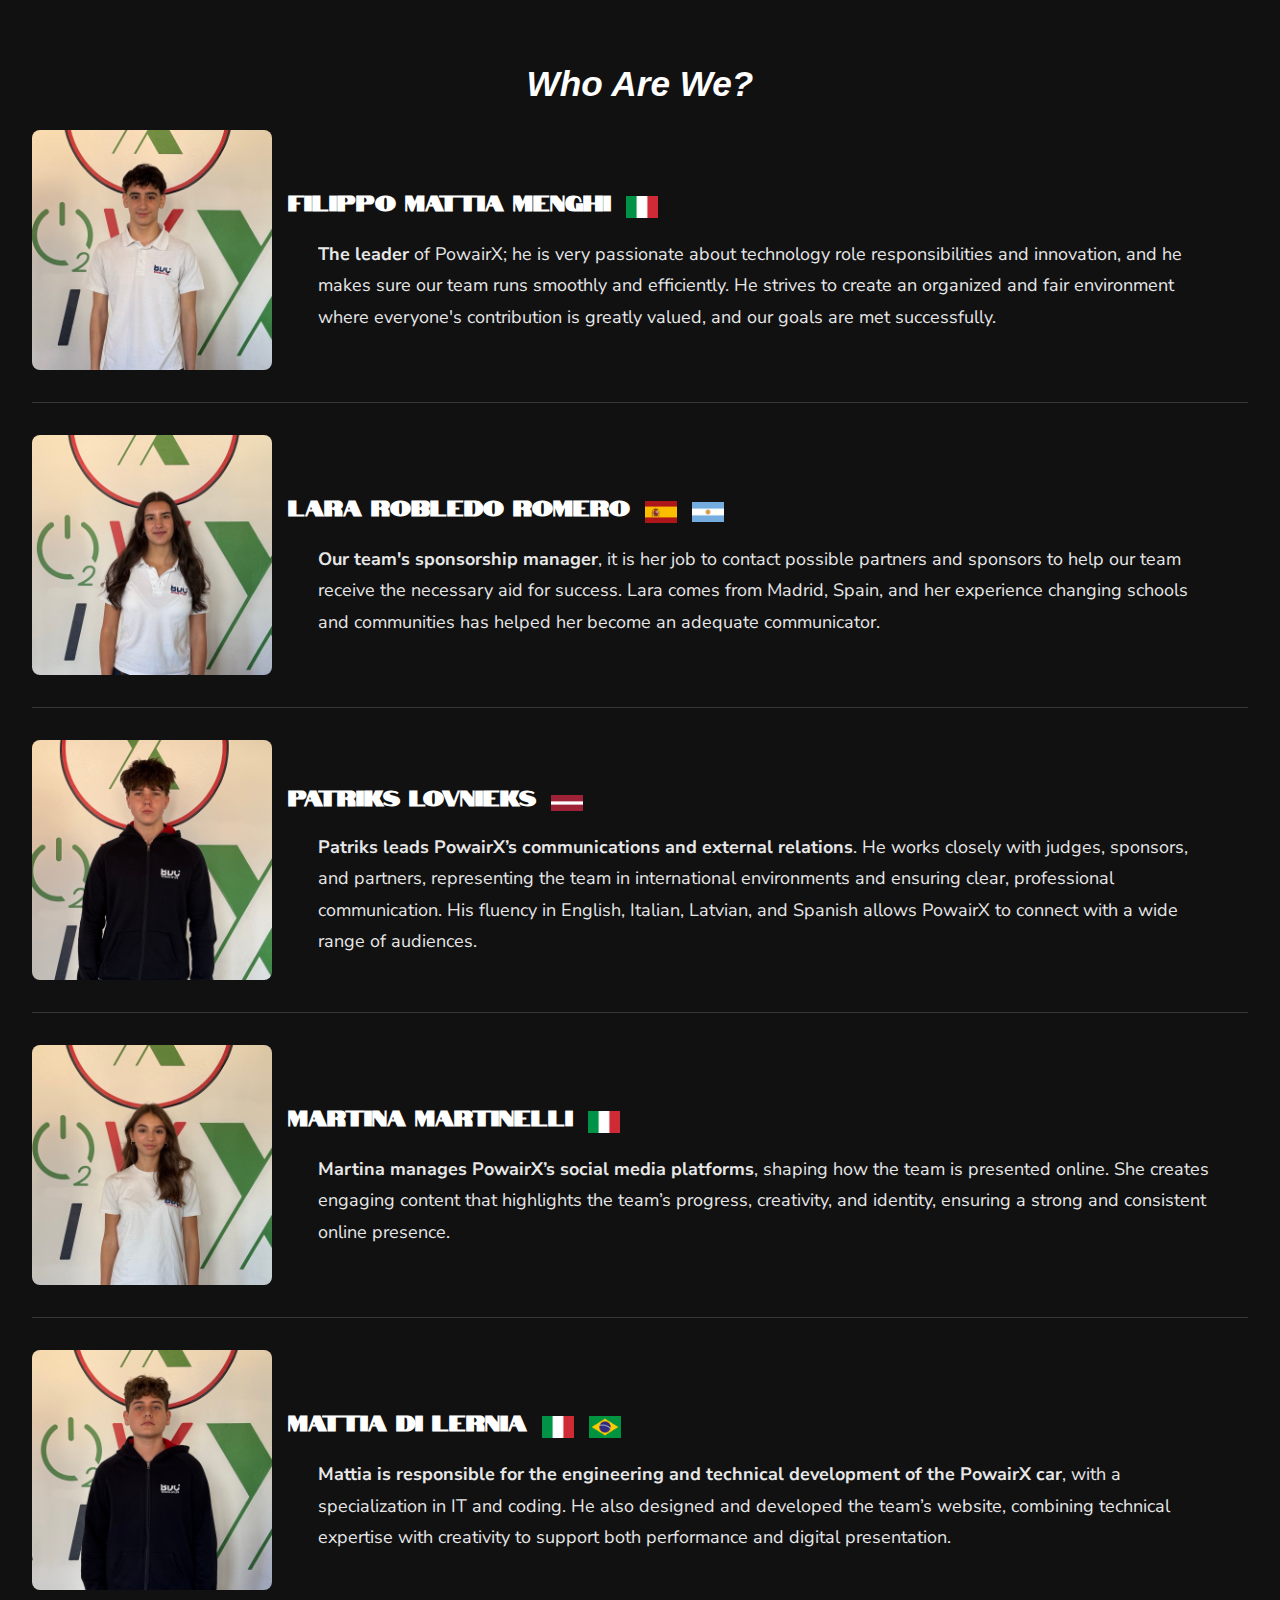
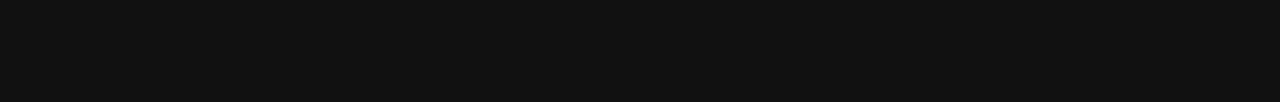
<file: aboutus.html>
<!DOCTYPE html>
<html lang="en">
<head>
    <meta charset="UTF-8"/>

    <link rel="stylesheet" href="style.css" type="text/css"/>

    <link rel="preconnect" href="https://fonts.googleapis.com">
    <link rel="preconnect" href="https://fonts.gstatic.com" crossorigin>

    <link href="https://fonts.googleapis.com/css2?family=Notable&family=Racing+Sans+One&display=swap" rel="stylesheet">
    <link href="https://fonts.googleapis.com/css2?family=Nunito+Sans:ital,opsz,wght@0,6..12,200..1000;1,6..12,200..1000&display=swap" rel="stylesheet">

    <meta name="viewport" content="width=device-width,initial-scale=1"/>
    <title>About Us – PowairX</title>
</head>

<body>

<section id="about" class="sect">
    <h2>Who Are We?</h2>

    <div class="orospu">
        <img class="photo" src="assets/menghi.jpeg">
        <div class="info">
            <h3>
                Filippo Mattia Menghi
                <img class="country-flag" src="assets/country-italy.png">
            </h3>
            <p>
                <strong>The leader</strong> of PowairX; he is very passionate about technology role
                responsibilities and innovation, and he makes sure our team runs smoothly
                and efficiently. He strives to create an organized and fair environment where
                everyone's contribution is greatly valued, and our goals are met successfully.
            </p>
        </div>
    </div>

    <div class="orospu">
        <img class="photo" src="assets/lara.jpeg">
        <div class="info">
            <h3>
                Lara Robledo Romero
                <img class="country-flag" src="assets/country-spain.png">
                <img class="country-flag" src="assets/country-argentina.png">
            </h3>
            <p>
                <b>Our team's sponsorship manager</b>, it is her job to contact possible partners
                and sponsors to help our team receive the necessary aid for success. Lara comes
                from Madrid, Spain, and her experience changing schools and communities has helped
                her become an adequate communicator.
            </p>
        </div>
    </div>

    <div class="orospu">
        <img class="photo" src="assets/patricks.jpeg">
        <div class="info">
            <h3>
                Patriks Lovnieks
                <img class="country-flag" src="assets/country-latvia.png">
            </h3>
            <p>
                <b>Patriks leads PowairX’s communications and external relations</b>. He works
                closely with judges, sponsors, and partners, representing the team in
                international environments and ensuring clear, professional communication.
                His fluency in English, Italian, Latvian, and Spanish allows PowairX to connect
                with a wide range of audiences.
            </p>
        </div>
    </div>

    <div class="orospu">
        <img class="photo" src="assets/martina.jpeg">
        <div class="info">
            <h3>
                Martina Martinelli
                <img class="country-flag" src="assets/country-italy.png">
            </h3>
            <p>
                <b>Martina manages PowairX’s social media platforms</b>, shaping how the team is
                presented online. She creates engaging content that highlights the team’s
                progress, creativity, and identity, ensuring a strong and consistent online
                presence.
            </p>
        </div>
    </div>

    <div class="orospu">
        <img class="photo" src="assets/mattia.jpeg">
        <div class="info">
            <h3>
                Mattia Di Lernia
                <img class="country-flag" src="assets/country-italy.png">
                <img class="country-flag" src="assets/country-brazil.png">
            </h3>
            <p>
                <b>Mattia is responsible for the engineering and technical development of the
                PowairX car</b>, with a specialization in IT and coding. He also designed and
                developed the team’s website, combining technical expertise with creativity
                to support both performance and digital presentation.
            </p>
        </div>
    </div>

</section>

</body>
</html>
</file>
<file: style.css>
:root{
  --bg:#111111;
  --text:#ffffff;
  --accent:#FE0000;
  --glass:rgba(17,17,17,0.25);
  --hair:rgba(255,255,255,0.12);
}

*{
  box-sizing:border-box;
  scroll-behavior:smooth;
}

*::selection{
  background-color:var(--accent);
  color:white;
}

body{
  font-family:"Nunito Sans", sans-serif;
  margin:0;
  padding:0;
  font-size:18px;
  min-height:100vh;
  background-color:var(--bg);
  color:var(--text);
}

h1{
  margin:0;
  font-family:"Lexend", sans-serif;
  font-optical-sizing:auto;
  font-weight:800;
  color:white;
}

h1 .gradient{
  color:transparent;
  background:linear-gradient(0deg, hsl(96, 100%, 78%) 0%, hsl(129, 90%, 65%) 100%);
  background-clip:text;
}

h2{
  font-family:"Lexend", sans-serif;
  font-optical-sizing:auto;
  font-weight:800;
  color:white;
  text-align:center;
  font-style:italic;
  font-size:2.2rem;
  margin:0;
}

a{
  display:inline-flex;
  position:relative;
  color:white;
  transition:all 0.1s;
  text-decoration-thickness:2px;
}

a .text{
  position:relative;
  z-index:4;
}

a .bg{
  flex-grow:1;
  position:absolute;
  background-color:var(--accent);
  width:0%;
  height:100%;
  z-index:3;
  right:0;
  transition:all 0.2s;
}

a:hover .text{
  color:white;
}

a:hover .bg{
  width:100%;
  left:0;
}

h1.logo img{
  height:4.2rem;
  width:auto;
  display:block;
  opacity:0.98;
}

section#first{
  min-height:100vh;
  display:flex;
  flex-flow:row;
  align-items:center;
  justify-content:center;
  overflow:hidden;
  position:relative;
  padding:7rem 2rem;
  color:white;
}

section#first *{
  z-index:2;
}

#bgvideo{
  position:absolute;
  height:100%;
  width:100%;
  object-fit:cover;
  z-index:1;
  pointer-events:none;
  filter:brightness(1.05) contrast(1.05) saturate(1.08);
}

section#first::before{
  content:"";
  position:absolute;
  inset:0;
  background:
    radial-gradient(900px 520px at 70% 20%, rgba(255,255,255,0.10), transparent 55%),
    radial-gradient(700px 420px at 20% 30%, rgba(254,0,0,0.22), transparent 55%),
    linear-gradient(to top, rgba(17,17,17,0.92), rgba(17,17,17,0.35), rgba(17,17,17,0.80));
  z-index:1;
  pointer-events:none;
}

section#first .right{
  max-width:860px;
  padding:1.6rem 1.6rem;
  border-radius:18px;
  border:1px solid var(--hair);
  background:var(--glass);
  backdrop-filter:blur(6px);
  box-shadow:0 18px 60px rgba(0,0,0,0.45);
  display:flex;
  flex-direction:column;
  align-items:flex-start;
}

.hero-head{
  display:flex;
  flex-direction:column;
  gap:0.4rem;
}

.hero-meta{
  font-size:0.95rem;
  letter-spacing:0.06em;
  text-transform:uppercase;
  opacity:0.95;
}

.hero-meta a{
  color:white;
  text-decoration:none;
  position:relative;
}

.hero-meta a::after{
  content:"";
  position:absolute;
  left:0;
  bottom:-3px;
  width:100%;
  height:2px;
  background:var(--accent);
  transform:scaleX(0);
  transform-origin:left;
  transition:transform 200ms ease;
}

.hero-meta a:hover::after{
  transform:scaleX(1);
}

.dot-sep{
  margin:0 0.4rem;
  opacity:0.65;
}

.hero-lead{
  margin-top:0.9rem;
  margin-bottom:1.2rem;
  max-width:48ch;
  font-size:clamp(1.05rem, 1.6vw, 1.25rem);
  line-height:1.55;
  color:rgba(255,255,255,0.92);
}

section#first .right .links{
  margin-top:12px;
  display:flex;
  align-items:center;
  gap:12px;
}

section#first .right .instagram-icon{
  width:2rem;
  fill:white;
  transition:0.2s ease-out;
}

section#first .right #instagram-colored{
  fill:url("#gradient");
  opacity:0;
  position:absolute;
}

section#first .right #instagram-anchor{
  height:2rem;
  width:2rem;
  margin-left:0.2rem;
}

section#first .right #instagram-anchor:hover #instagram-colored{
  opacity:1;
}

section#first .right #instagram-anchor:hover #instagram-mono{
  opacity:0;
}

a.aboutus{
  display:flex;
  position:relative;
  overflow:hidden;
  justify-content:center;
  text-decoration:none;
  font-weight:900;
  padding:12px 20px;
  border-radius:30px;
  background:rgba(255,255,255,0.08);
  border:1px solid rgba(255,255,255,0.14);
  color:white;
  transition:all 200ms;
  z-index:4;
}

a.aboutus span{
  font-size:18px;
  transform:translateY(3px);
  width:0%;
  position:absolute;
  right:10px;
  transition:200ms;
  opacity:0;
}

a.aboutus:hover{
  padding-right:50px;
  background:var(--accent);
  border-color:rgba(255,255,255,0.22);
  color:white;
}

a.aboutus:hover span{
  width:20%;
  opacity:1;
}

.highlight{
  background:rgba(254,0,0,0.85);
  color:white;
  padding:0.4em 0.7em;
  line-height:1.25;
  border-radius:14px;
  border:1px solid rgba(255,255,255,0.14);
}

.highlight a{
  color:inherit;
  text-decoration:underline;
  text-decoration-color:rgba(255,255,255,0.85);
  text-decoration-thickness:2px;
  text-underline-offset:3px;
}

.highlight a .bg{
  display:none;
}

.country-flag{
  width:2rem;
  height:auto;
  vertical-align:middle;
  margin-left:6px;
}

section.sect{
  padding:4rem 2rem;
}

section.sect h2{
  margin:0 0 0.6rem;
}

section.sect p{
  max-width:900px;
  margin:0.9rem auto 0;
  line-height:1.75;
  opacity:0.9;
}

.info-block{
  padding:5rem 2rem;
}

.info-shell{
  max-width:1100px;
  margin:0 auto;
  border-radius:18px;
  border:1px solid rgba(255,255,255,0.10);
  background:linear-gradient(135deg, rgba(255,255,255,0.06), rgba(255,255,255,0.02));
  padding:2.2rem;
  position:relative;
  overflow:hidden;
}

.info-shell::before{
  content:"";
  position:absolute;
  inset:-40%;
  background:
    radial-gradient(circle at 25% 20%, rgba(254,0,0,0.20), transparent 45%),
    radial-gradient(circle at 80% 35%, rgba(255,255,255,0.08), transparent 45%);
  filter:blur(18px);
  pointer-events:none;
}

.info-header{
  position:relative;
  text-align:left;
}

.info-header h2{
  text-align:left;
  margin:0;
  color:white;
  position:relative;
}

.info-header h2::after{
  content:"";
  display:block;
  width:64px;
  height:3px;
  margin-top:8px;
  background:var(--accent);
  border-radius:2px;
}

.info-lead{
  margin:0.8rem 0 0;
  max-width:70ch;
  line-height:1.7;
  opacity:0.88;
}

.info-grid{
  position:relative;
  display:grid;
  grid-template-columns:repeat(3, minmax(0, 1fr));
  gap:14px;
  margin-top:1.6rem;
}

.info-card{
  border-radius:16px;
  border:1px solid rgba(255,255,255,0.10);
  background:rgba(17,17,17,0.25);
  padding:1.2rem 1.1rem;
  backdrop-filter:blur(10px);
}

.info-kicker{
  font-family:"Lexend", sans-serif;
  font-weight:800;
  letter-spacing:-0.01em;
  margin-bottom:0.5rem;
}

.info-card p{
  margin:0;
  opacity:0.85;
  line-height:1.65;
}

.info-footer{
  position:relative;
  display:flex;
  gap:10px;
  flex-wrap:wrap;
  margin-top:1.4rem;
}

.info-pill{
  border-radius:999px;
  padding:10px 12px;
  border:1px solid rgba(255,255,255,0.10);
  background:rgba(255,255,255,0.04);
  font-size:0.92rem;
  opacity:0.9;
}

.scroll-feature{
  height:260vh;
  position:relative;
  padding:6vh 0;
}

.scroll-feature__sticky{
  position:sticky;
  top:0;
  height:100vh;
  display:grid;
  grid-template-columns:1.1fr 1fr;
  gap:44px;
  align-items:center;
  padding:0 2rem;
}

.scroll-feature__copy{
  max-width:720px;
}

.scroll-feature__title{
  margin:0 0 14px;
  font-size:1.05rem;
  opacity:0.85;
}

.scroll-feature__words{
  margin:0;
  font-family:"Lexend", sans-serif;
  font-optical-sizing:auto;
  font-weight:800;
  font-size:clamp(2.4rem, 5.2vw, 4.2rem);
  line-height:1.03;
  letter-spacing:-0.02em;
}

.scroll-word{
  opacity:0.22;
  display:inline-block;
  transform:translateY(10px);
  transition:opacity 350ms ease, transform 350ms ease;
}

.scroll-word.active{
  opacity:1;
  transform:translateY(0);
  text-shadow:0 0 18px rgba(254, 0, 0, 0.22);
}

.scroll-feature__sub{
  margin-top:16px;
  max-width:60ch;
  opacity:0.78;
  line-height:1.6;
}

.scroll-feature__visual{
  position:relative;
  width:100%;
  height:min(72vh, 640px);
  border-radius:18px;
  overflow:hidden;
  border:1px solid rgba(255, 255, 255, 0.12);
  background:rgba(255, 255, 255, 0.03);
}

.scroll-visual{
  position:absolute;
  inset:0;
  width:100%;
  height:100%;
  object-fit:cover;
  opacity:0;
  transform:scale(1.08);
  transition:opacity 550ms ease, transform 850ms ease;
  filter:brightness(0.95) contrast(1.05) saturate(1.05);
}

.scroll-visual.active{
  opacity:1;
  transform:scale(1);
}

.scroll-feature__visual::after{
  content:"";
  position:absolute;
  inset:0;
  background:
    radial-gradient(600px 260px at 30% 20%, rgba(255, 255, 255, 0.10), transparent 60%),
    linear-gradient(to top, rgba(17, 17, 17, 0.78), transparent 55%);
  pointer-events:none;
}

section#sponsors .sponsors{
  display:flex;
  justify-content:center;
}

section#sponsors .sponsors img{
  max-width:300px;
  width:100%;
}

section#about .orospu{
  display:flex;
  flex-flow:row wrap;
  align-items:center;
  justify-content:center;
  padding:1rem 0 2rem;
  margin-bottom:1rem;
  border-bottom:rgba(255, 255, 255, 0.16) solid 1px;
}

section#about .orospu:last-child{
  border-bottom:none;
}

section#about .orospu .info{
  flex-basis:20rem;
  flex-grow:1;
}

section#about .orospu .info h3{
  font-family:"Notable", sans-serif;
}

section#about .orospu img.photo{
  max-height:15rem;
  margin-right:1rem;
  border-radius:8px;
}

footer{
  min-height:5rem;
  display:flex;
  align-items:center;
  justify-content:center;
  color:gray;
  font-size:10px;
  font-family:monospace;
}

@media (width < 50rem){
  section#first{
    flex-direction:column;
    justify-content:center;
    padding:6rem 1rem;
  }

  section#first .right{
    align-items:center;
    width:min(92vw, 860px);
    padding:1.2rem 1.1rem;
    text-align:center;
  }

  section#first .right *{
    text-align:center;
  }

  .info-shell{
    padding:1.4rem;
  }

  .info-grid{
    grid-template-columns:1fr;
  }

  .scroll-feature{
    height:230vh;
  }

  .scroll-feature__sticky{
    grid-template-columns:1fr;
    gap:18px;
    padding:0 2rem;
  }

  .scroll-feature__visual{
    height:44vh;
  }
}

@media (width < 38rem){
  .scroll-feature__sticky{
    padding:0 1rem;
  }

  section#about h3{
    text-align:center;
  }
}
</file>
